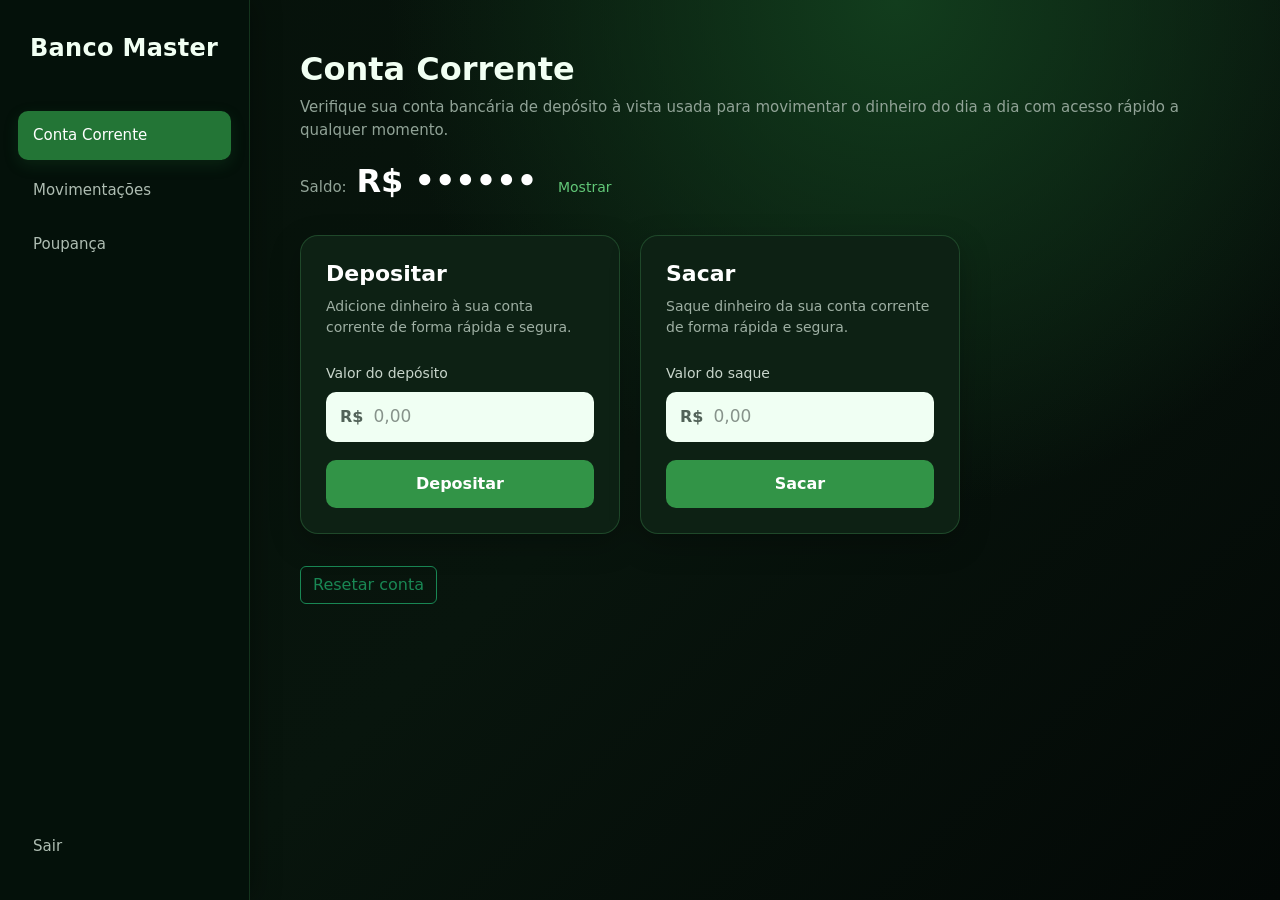
<file: contacorrente.html>
<!DOCTYPE html>
<html lang="pt-br">

<head>
    <meta charset="UTF-8">
    <meta name="viewport" content="width=device-width, initial-scale=1.0">
    <title>Banco Master - Conta Corrente</title>
    <link href="https://cdn.jsdelivr.net/npm/bootstrap@5.3.8/dist/css/bootstrap.min.css" rel="stylesheet"
        integrity="sha384-sRIl4kxILFvY47J16cr9ZwB07vP4J8+LH7qKQnuqkuIAvNWLzeN8tE5YBujZqJLB" crossorigin="anonymous">
    <link rel="stylesheet" href="style.css">
</head>

<body class="fundo">

    <aside class="barra-lateral">

        <div class="logo">
            Banco Master
        </div>

        <nav>
            <a href="contacorrente.html" class="ativo">Conta Corrente</a>
            <a href="movimentacoes.html">Movimentações</a>
            <a href="poupanca.html">Poupança</a>
        </nav>

        <a href="index.html" class="sair">Sair</a>

    </aside>


    <main class="conteudo">

        <h1>Conta Corrente</h1>
        <p>Verifique sua conta bancária de depósito à vista usada para movimentar o dinheiro do dia a dia com acesso
            rápido a qualquer momento.</p>


        <p class="saldo">
            Saldo:
            <span id="valorSaldo" class="oculto">R$ ••••••</span>

            <button id="mostrarSaldo" class="botao-saldo">
                Mostrar
            </button>
        </p>

        <div class="opcoes">
            <div class="card deposito">
                <div class="card-body">
                    <h5 class="card-title">Depositar</h5>
                    <p class="card-text">
                        Adicione dinheiro à sua conta corrente de forma rápida e segura.
                    </p>
                    <label for="valorDeposito">Valor do depósito</label>
                    <div class="campo-valor">
                        <span>R$</span>
                        <input type="text" id="valorDeposito" placeholder="0,00" inputmode="decimal">
                    </div>
                    <button class="btn-depositar" id="btnDepositar">
                        Depositar
                    </button>
                </div>
            </div>

            <div class="card deposito">
                <div class="card-body">
                    <h5 class="card-title">Sacar</h5>
                    <p class="card-text">
                        Saque dinheiro da sua conta corrente de forma rápida e segura.
                    </p>
                    <label for="valorSaque">Valor do saque</label>
                    <div class="campo-valor">
                        <span>R$</span>
                        <input type="text" id="valorSaque" placeholder="0,00" inputmode="decimal">
                    </div>
                    <button class="btn-depositar" id="btnSacar">
                        Sacar
                    </button>
                </div>
            </div>
        </div>

        <h4 id="mensagemErro" class="mensagemErro text-danger mt-2"></h4>

        <button class="btn btn-outline-success mt-4" id="buttonReset">Resetar conta</button>
    </main>


    <script>
        const valorSaldo = document.getElementById("valorSaldo");
        const mostrarSaldo = document.getElementById("mostrarSaldo");
        let saldo = parseFloat(localStorage.getItem("saldo")) || 1621;
        let valorDep = document.getElementById('valorDeposito');
        const btnDepositar = document.getElementById("btnDepositar");
        let valorSaq = document.getElementById('valorSaque');
        const btnSacar = document.getElementById("btnSacar");
        const msgErro = document.getElementById('mensagemErro');
        let movimentacoes = JSON.parse(localStorage.getItem("movimentacoes")) || [];
        const btnReset = document.getElementById('buttonReset');

        btnReset.addEventListener("click", function () {
            localStorage.clear();
            saldo = 1621;
            localStorage.setItem("saldo", saldo);
        });

        btnDepositar.addEventListener("click", function () {

            let valor = valorDep.value.replace(",", ".");
            valor = parseFloat(valor);

            if (isNaN(valor) || valor <= 0) {
                msgErro.textContent = 'Digite um valor válido.';
                valorDep.value = "";
                return;
            } else {
                saldo += valor;
                localStorage.setItem("saldo", saldo);
                console.log("Novo saldo:", saldo);
                valorDep.value = "";
                msgErro.textContent = '';

                movimentacoes.push({
                    tipo: "Depósito",
                    valor: valor,
                    data: new Date().toLocaleDateString("pt-BR")
                });

                localStorage.setItem("movimentacoes", JSON.stringify(movimentacoes));
            }


        });

        btnSacar.addEventListener("click", function () {

            let valor = valorSaq.value.replace(",", ".");
            valor = parseFloat(valor);

            if (isNaN(valor) || valor <= 0) {
                msgErro.textContent = 'Digite um valor válido.';
                valorSaq.value = "";
                return;
            } else {
                if (saldo < valor) {
                    msgErro.textContent = 'Saldo insuficiente!';
                } else {
                    saldo -= valor;
                    localStorage.setItem("saldo", saldo);
                    console.log("Novo saldo:", saldo);
                    valorSaq.value = "";
                    msgErro.textContent = '';

                    movimentacoes.push({
                        tipo: "Saque",
                        valor: valor,
                        data: new Date().toLocaleDateString("pt-BR")
                    });

                    localStorage.setItem("movimentacoes", JSON.stringify(movimentacoes));
                }

            }
        });

        mostrarSaldo.addEventListener("click", function () {

            if (valorSaldo.classList.contains("oculto")) {
                valorSaldo.textContent = "R$ " + saldo;
                valorSaldo.classList.remove("oculto");
                mostrarSaldo.textContent = "Ocultar";
            } else {
                valorSaldo.textContent = "R$ ••••••";
                valorSaldo.classList.add("oculto");
                mostrarSaldo.textContent = "Mostrar";
            }

        });
    </script>
</body>

</html>
</file>
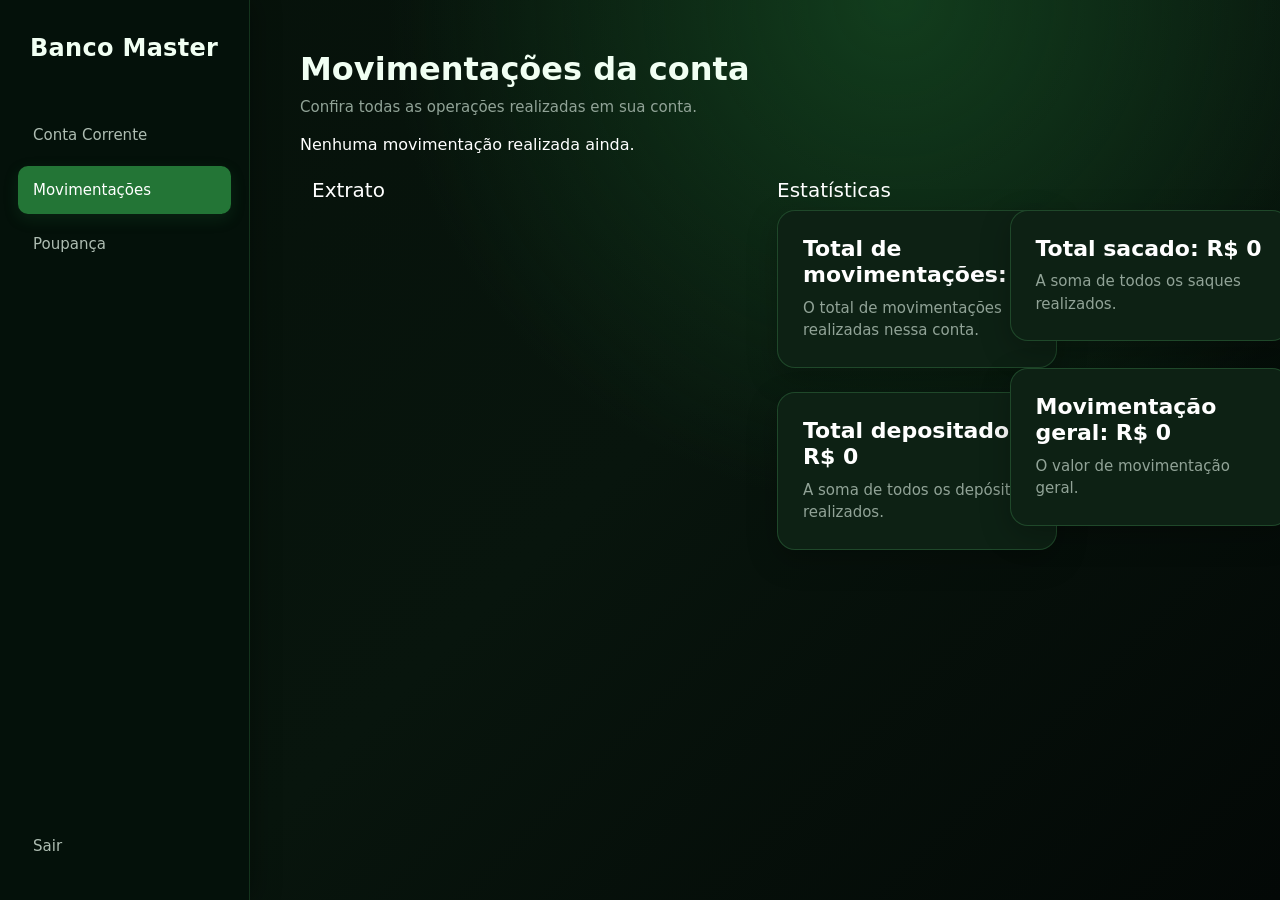
<file: movimentacoes.html>
<!DOCTYPE html>
<html lang="pt-br">

<head>
    <meta charset="UTF-8">
    <meta name="viewport" content="width=device-width, initial-scale=1.0">
    <title>Banco Master - Movimentações da Conta</title>
    <link href="https://cdn.jsdelivr.net/npm/bootstrap@5.3.8/dist/css/bootstrap.min.css" rel="stylesheet"
        integrity="sha384-sRIl4kxILFvY47J16cr9ZwB07vP4J8+LH7qKQnuqkuIAvNWLzeN8tE5YBujZqJLB" crossorigin="anonymous">
    <link rel="stylesheet" href="style.css">
</head>

<body class="fundo">

    <aside class="barra-lateral">

        <div class="logo">
            Banco Master
        </div>

        <nav>
            <a href="contacorrente.html">Conta Corrente</a>
            <a href="movimentacoes.html" class="ativo">Movimentações</a>
            <a href="poupanca.html">Poupança</a>
        </nav>

        <a href="index.html" class="sair">Sair</a>

    </aside>


    <main class="conteudo">

        <h1>Movimentações da conta</h1>
        <p class="subtitulo">Confira todas as operações realizadas em sua conta.</p>
        <h6 id="statusMovimentacao">Nenhuma movimentação realizada ainda.</h6>

        <div class="container">
            <div class="row mt-4">
                <div class="col-6">
                    <h5>Extrato</h5>
                    <div id="listaMovimentacoes" class="lista-movimentacoes">

                    </div>
                </div>
                <div class="col-6">


                    <h5>Estatísticas</h5>

                    <div class="row">
                        <div class="col-sm-6 mb-3 mb-sm-0">
                            <div class="card estatisticas-card">
                                <div class="card-body">
                                    <h5 class="card-title">Total de movimentações: <h7 id="quantidadeMovimentacoes">
                                        </h7>
                                    </h5>
                                    <p class="card-text">O total de movimentações realizadas nessa conta.</p>
                                </div>
                            </div>
                        </div>

                        <div class="col-sm-6">
                            <div class="card estatisticas-card">
                                <div class="card-body">
                                    <h5 class="card-title">Total sacado: R$ <h7 id="totalSaque">
                                        </h7>
                                    </h5>
                                    <p class="card-text">A soma de todos os saques realizados.</p>

                                </div>
                            </div>
                        </div>

                        <div class="col-sm-6 mt-4">
                            <div class="card estatisticas-card">
                                <div class="card-body">
                                    <h5 class="card-title">Total depositado: R$ <h7 id="totalDeposito">
                                        </h7>
                                    </h5>
                                    <p class="card-text">A soma de todos os depósitos realizados.</p>

                                </div>
                            </div>
                        </div>

                        <div class="col-sm-6">
                            <div class="card estatisticas-card">
                                <div class="card-body">
                                    <h5 class="card-title">Movimentação geral: R$ <h7 id="movimentacaoGerais">
                                        </h7>
                                    </h5>
                                    <p class="card-text">O valor de movimentação geral.</p>

                                </div>
                            </div>
                        </div>

                    </div>


                </div>
            </div>
        </div>



    </main>

    <script>

        let movimentacoes = JSON.parse(localStorage.getItem("movimentacoes")) || [];
        const statusMovimentacao = document.getElementById("statusMovimentacao");
        const quantidadeMovimentacoes = document.getElementById("quantidadeMovimentacoes");
        const totalSaque = document.getElementById("totalSaque");
        const totalDeposito = document.getElementById("totalDeposito");
        const movimentacaoGerais = document.getElementById("movimentacaoGerais");
        let quantMovimentacoes = 0;
        let totalDepositos = 0;
        let totalSaques = 0;

        if (movimentacoes.length > 0) {
            statusMovimentacao.innerText = '';
        }

        const lista = document.getElementById("listaMovimentacoes");

        movimentacoes.forEach(function (movimentacao) {

            if (movimentacao.tipo === "Depósito") {
                totalDepositos += movimentacao.valor;
            }

        });

        movimentacoes.forEach(function (movimentacao) {

            if (movimentacao.tipo === "Saque") {
                totalSaques += movimentacao.valor;
            }

        });

        movimentacoes.forEach(function (movimentacao) {
            quantMovimentacoes += 1;

            lista.innerHTML += `
            <div class="objetos-lista-movimentacoes">
                <strong>${movimentacao.tipo}</strong>
                <span>${movimentacao.data}</span>
                <span>R$ ${movimentacao.valor.toFixed(2).replace(".", ",")}</span>
            </div>
        `;

        });

        quantidadeMovimentacoes.innerText = quantMovimentacoes;
        totalSaque.innerText = totalSaques;
        totalDeposito.innerText = totalDepositos;
        let movimentacaoGeral = totalDepositos - totalSaques;
        movimentacaoGerais.innerText = movimentacaoGeral;

    </script>
</body>

</html>
</file>
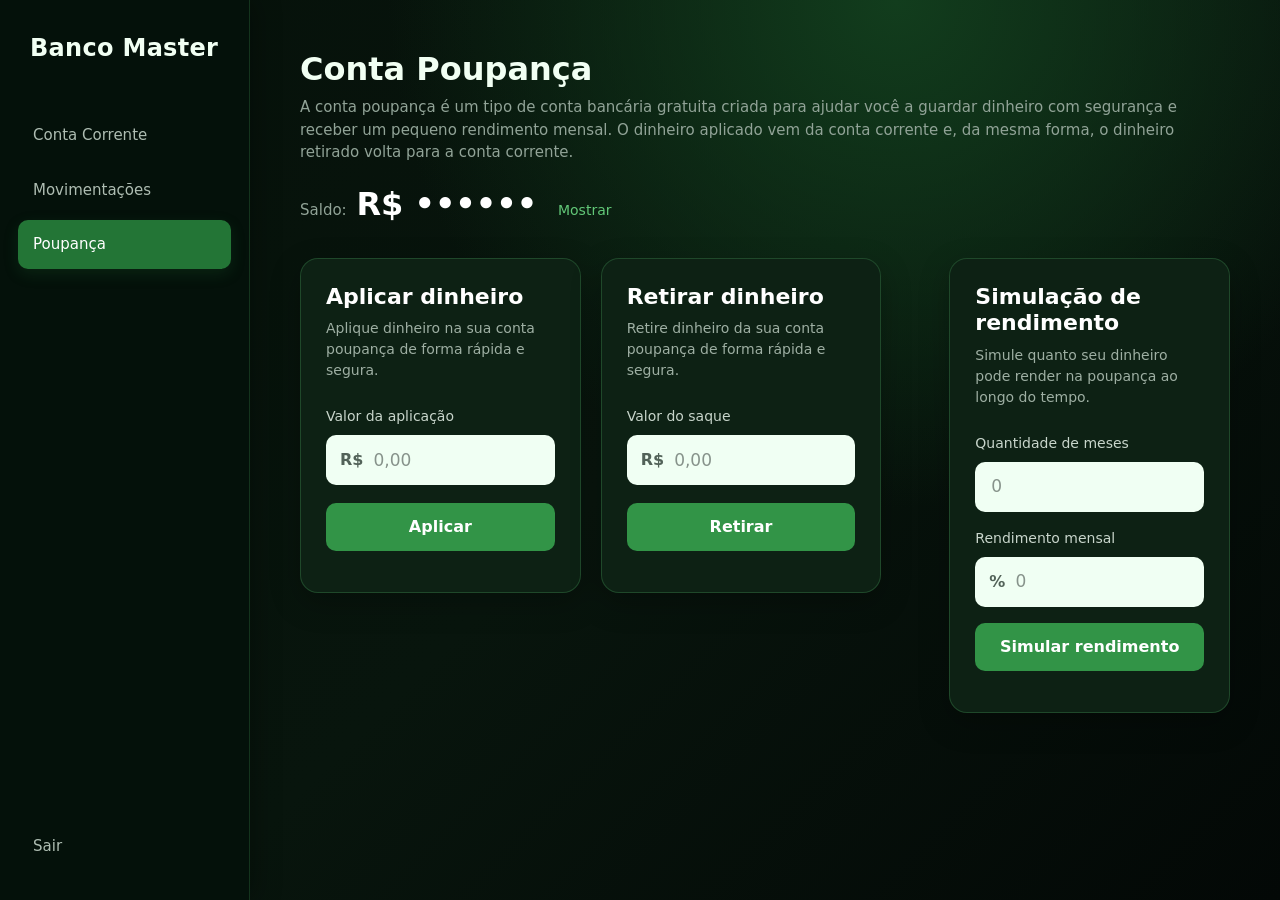
<file: poupanca.html>
<!DOCTYPE html>
<html lang="pt-br">

<head>
    <meta charset="UTF-8">
    <meta name="viewport" content="width=device-width, initial-scale=1.0">
    <title>Banco Master - Conta Poupança</title>
    <link href="https://cdn.jsdelivr.net/npm/bootstrap@5.3.8/dist/css/bootstrap.min.css" rel="stylesheet">
    <link rel="stylesheet" href="style.css">
</head>

<body class="fundo">

    <aside class="barra-lateral">

        <div class="logo">
            Banco Master
        </div>

        <nav>
            <a href="contacorrente.html">Conta Corrente</a>
            <a href="movimentacoes.html">Movimentações</a>
            <a href="poupanca.html" class="ativo">Poupança</a>
        </nav>

        <a href="index.html" class="sair">Sair</a>

    </aside>

    <main class="conteudo">

        <h1>Conta Poupança</h1>

        <p>
            A conta poupança é um tipo de conta bancária gratuita criada para ajudar
            você a guardar dinheiro com segurança e receber um pequeno rendimento
            mensal. O dinheiro aplicado vem da conta corrente e, da mesma forma,
            o dinheiro retirado volta para a conta corrente.
        </p>

        <p class="saldo">
            Saldo:
            <span id="valorSaldo" class="oculto">R$ ••••••</span>

            <button id="mostrarSaldo" class="botao-saldo">
                Mostrar
            </button>
        </p>

        <div class="opcoes">
            <div class="card deposito">
                <div class="card-body">
                    <h5 class="card-title">
                        Aplicar dinheiro
                    </h5>
                    <p class="card-text">
                        Aplique dinheiro na sua conta poupança de forma rápida e segura.
                    </p>
                    <label for="valorAplicacao">
                        Valor da aplicação
                    </label>
                    <div class="campo-valor">
                        <span>R$</span>
                        <input type="text" id="valorAplicacao" placeholder="0,00" inputmode="decimal">
                    </div>
                    <button class="btn-depositar" id="btnAplicar">
                        Aplicar
                    </button>
                    <h6 id="msgAplicar" class="msg mt-3"></h6>
                </div>
            </div>

            <div class="card deposito">
                <div class="card-body">
                    <h5 class="card-title">
                        Retirar dinheiro
                    </h5>
                    <p class="card-text">
                        Retire dinheiro da sua conta poupança de forma rápida e segura.
                    </p>
                    <label for="valorSaque">
                        Valor do saque
                    </label>
                    <div class="campo-valor">
                        <span>R$</span>
                        <input type="text" id="valorSaque" placeholder="0,00" inputmode="decimal">
                    </div>
                    <button class="btn-depositar" id="btnSacar">
                        Retirar
                    </button>
                    <h6 id="msgSacar" class="msg mt-3"></h6>
                </div>
            </div>

            <div class="card simulacao ms-5">
                <div class="card-body">
                    <h5 class="card-title">
                        Simulação de rendimento
                    </h5>
                    <p class="card-text">
                        Simule quanto seu dinheiro pode render na poupança ao longo do tempo.
                    </p>
                    <label for="quantidadeMeses">
                        Quantidade de meses
                    </label>
                    <div class="campo-valor">
                        <input type="text" id="quantidadeMeses" placeholder="0" inputmode="numeric">
                    </div>
                    <label for="porcentagemMensal" class="mt-3">
                        Rendimento mensal
                    </label>
                    <div class="campo-valor">
                        <span>%</span>
                        <input type="text" id="porcentagemMensal" placeholder="0" inputmode="decimal">
                    </div>
                    <button class="btn-depositar mt-3" id="btnSimular">
                        Simular rendimento
                    </button>
                    <h6 id="msgSimulacao" class="msg mt-3"></h6>
                </div>
            </div>
        </div>



    </main>

    <script>
        
        let saldo = localStorage.getItem("saldo");

        if (saldo === null) {
            saldo = 1500;
        } else {
            saldo = Number(saldo);
        }

        let saldoPoupanca = localStorage.getItem("poupanca");

        if (saldoPoupanca === null) {
            saldoPoupanca = 500;
        } else {
            saldoPoupanca = Number(saldoPoupanca);
        }

        let movimentacoes = JSON.parse(localStorage.getItem("movimentacoes")) || [];
        const valorSaldo = document.getElementById("valorSaldo");
        const mostrarSaldo = document.getElementById("mostrarSaldo");
        const valorAplicacao = document.getElementById("valorAplicacao");
        const btnAplicar = document.getElementById("btnAplicar");
        const msgAplicar = document.getElementById("msgAplicar");
        const valorSaque = document.getElementById("valorSaque");
        const btnSacar = document.getElementById("btnSacar");
        const msgSacar = document.getElementById("msgSacar");
        const quantidadeMeses = document.getElementById("quantidadeMeses");
        const porcentagemMensal = document.getElementById("porcentagemMensal");
        const btnSimular = document.getElementById("btnSimular");
        const msgSimulacao = document.getElementById("msgSimulacao");


        btnAplicar.addEventListener("click", function () {
            let valor = parseFloat(valorAplicacao.value.replace(",", "."));
            msgAplicar.textContent = "";
            if (isNaN(valor) || valor <= 0) {
                msgAplicar.textContent = "Digite um valor válido.";
                msgAplicar.style.color = "#e88b8b";
                return;
            }
            if (saldo < valor) {
                msgAplicar.textContent = "Saldo insuficiente na conta corrente.";
                msgAplicar.style.color = "#e88b8b";
                return;
            }
            saldo -= valor;
            saldoPoupanca += valor;
            localStorage.setItem("saldo", saldo);
            localStorage.setItem("poupanca", saldoPoupanca);
            movimentacoes.push({
                tipo: "Aplicação na poupança",
                valor: valor,
                data: new Date().toLocaleDateString("pt-BR")
            });
            localStorage.setItem("movimentacoes", JSON.stringify(movimentacoes));
            valorAplicacao.value = "";
            valorSaldo.textContent = "R$ ••••••";
            valorSaldo.classList.add("oculto");
            mostrarSaldo.textContent = "Mostrar";
            msgAplicar.textContent = "Dinheiro aplicado com sucesso!";
            msgAplicar.style.color = "#62c878";
        });


        btnSacar.addEventListener("click", function () {
            let valor = parseFloat(valorSaque.value.replace(",", "."));
            msgSacar.textContent = "";
            if (isNaN(valor) || valor <= 0) {
                msgSacar.textContent = "Digite um valor válido.";
                msgSacar.style.color = "#e88b8b";
                return;
            }
            if (saldoPoupanca < valor) {
                msgSacar.textContent = "Saldo insuficiente na poupança.";
                msgSacar.style.color = "#e88b8b";
                return;
            }
            saldoPoupanca -= valor;
            saldo += valor;
            localStorage.setItem("poupanca", saldoPoupanca);
            localStorage.setItem("saldo", saldo);
            movimentacoes.push({
                tipo: "Retirada da poupança",
                valor: valor,
                data: new Date().toLocaleDateString("pt-BR")
            });
            localStorage.setItem("movimentacoes", JSON.stringify(movimentacoes));
            valorSaque.value = "";
            valorSaldo.textContent = "R$ ••••••";
            valorSaldo.classList.add("oculto");
            mostrarSaldo.textContent = "Mostrar";
            msgSacar.textContent = "Dinheiro retirado com sucesso!";
            msgSacar.style.color = "#62c878";
        });


        mostrarSaldo.addEventListener("click", function () {
            if (valorSaldo.classList.contains("oculto")) {
                valorSaldo.textContent = "R$ " + saldoPoupanca.toFixed(2).replace(".", ",");
                valorSaldo.classList.remove("oculto");
                mostrarSaldo.textContent = "Ocultar";
            } else {
                valorSaldo.textContent = "R$ ••••••";
                valorSaldo.classList.add("oculto");
                mostrarSaldo.textContent = "Mostrar";
            }
        });


        btnSimular.addEventListener("click", function () {
            let meses = parseInt(quantidadeMeses.value);
            let porcentagem = parseFloat(porcentagemMensal.value.replace(",", "."));
            msgSimulacao.textContent = "";
            if (isNaN(meses) || meses <= 0) {
                msgSimulacao.textContent = "Digite uma quantidade de meses válida.";
                msgSimulacao.style.color = "#e88b8b";
                return;
            }
            if (isNaN(porcentagem) || porcentagem <= 0) {
                msgSimulacao.textContent = "Digite uma porcentagem mensal válida.";
                msgSimulacao.style.color = "#e88b8b";
                return;
            }
            let taxa = porcentagem / 100;
            let valorFinal = saldoPoupanca * Math.pow(1 + taxa, meses);
            let rendimento = valorFinal - saldoPoupanca;
            msgSimulacao.innerHTML =
                "Saldo atual: R$ " + saldoPoupanca.toFixed(2).replace(".", ",") +
                "<br>Período: " + meses + " meses" +
                "<br>Taxa mensal: " + porcentagem.toFixed(2).replace(".", ",") + "%" +
                "<br>Rendimento estimado: R$ " + rendimento.toFixed(2).replace(".", ",") +
                "<br><strong>Valor final: R$ " + valorFinal.toFixed(2).replace(".", ",") + "</strong>";
            msgSimulacao.style.color = "#62c878";
        });
    </script>
</body>

</html>
</file>
<file: style.css>
html,
body {
    min-height: 100%;
}

body.fundo {
    min-height: 100vh;
    margin: 0;

    background:
        radial-gradient(
            circle at 70% 0%,
            #123d1d 0%,
            transparent 40%
        ),
        linear-gradient(
            135deg,
            #06110a 0%,
            #08150d 50%,
            #030806 100%
        );

    color: white;
}

.barra-lateral {
    position: fixed;

    top: 0;
    left: 0;

    width: 250px;
    height: 100vh;

    box-sizing: border-box;

    padding: 30px 18px;

    background: rgba(5, 18, 11, 0.97);

    border-right: 1px solid rgba(84, 189, 107, 0.2);

    box-shadow: 5px 0 25px rgba(0, 0, 0, 0.3);

    display: flex;
    flex-direction: column;
}


.logo {
    color: #f1fff3;

    font-size: 24px;
    font-weight: 600;

    letter-spacing: 0.3px;

    padding: 0 12px;

    margin-bottom: 45px;
}




.barra-lateral nav {
    display: flex;

    flex-direction: column;

    gap: 6px;
}

.saldo {
    color: #a9bdb0;
    font-size: 16px;
}

.saldo span {
    color: white;
    font-size: 32px;
    font-weight: 700;
    margin-left: 5px;
}

.botao-saldo {
    margin-left: 10px;

    background: none;
    border: none;

    color: #62c878;
    font-size: 14px;
    cursor: pointer;
}

.botao-saldo:hover {
    color: #86d894;
}

.barra-lateral nav a {
    display: block;

    padding: 13px 15px;

    border-radius: 10px;

    color: #aebdb2;

    text-decoration: none;

    font-size: 15px;

    transition:
        background-color 0.2s ease,
        color 0.2s ease,
        transform 0.2s ease;
}

.barra-lateral nav a:hover {
    background-color: rgba(63, 166, 83, 0.12);

    color: #ffffff;

    transform: translateX(3px);
}



.barra-lateral nav a.ativo {
    background: #237536;

    color: white;

    box-shadow:
        0 5px 15px rgba(35, 117, 54, 0.2);
}

.barra-lateral nav a.ativo:hover {
    background: #2b8741;

    transform: translateX(3px);
}



.sair {
    margin-top: auto;

    padding: 13px 15px;

    border-radius: 10px;

    color: #aebdb2;

    text-decoration: none;

    font-size: 15px;

    transition:
        background-color 0.2s ease,
        color 0.2s ease;
}

.sair:hover {
    background-color: rgba(190, 60, 60, 0.12);

    color: #e88b8b;
}


.conteudo {
    min-height: 100vh;

    margin-left: 250px;

    box-sizing: border-box;

    padding: 50px;
}


.conteudo h1 {
    margin: 0;

    font-size: 32px;

    font-weight: 600;

    color: #f1fff3;
}

.conteudo p {
    margin-top: 8px;

    color: #91a397;

    font-size: 15px;
}

@media (max-width: 700px) {

    .barra-lateral {
        width: 210px;

        padding: 25px 12px;
    }

    .logo {
        font-size: 20px;

        margin-bottom: 35px;
    }

    .conteudo {
        margin-left: 210px;

        padding: 30px;
    }

    .conteudo h1 {
        font-size: 27px;
    }
}

.opcoes {
    display: flex;
    gap: 20px;
    margin-top: 30px;
    align-items: flex-start;
}

.deposito {
    width: 320px;
    background: #0d2114;
    color: white;

    border: 1px solid rgba(84, 189, 107, 0.25);
    border-radius: 18px;

    box-shadow: 0 10px 30px rgba(0, 0, 0, 0.25);
}

.simulacao {
    width: 320px;
    background: #0d2114;
    color: white;

    border: 1px solid rgba(84, 189, 107, 0.25);
    border-radius: 18px;

    box-shadow: 0 10px 30px rgba(0, 0, 0, 0.25);
}

.simulacao .card-body {
    padding: 25px;
}

.estatisticas-card {
    width: 280px;
    background: #0d2114;
    color: white;

    border: 1px solid rgba(84, 189, 107, 0.25);
    border-radius: 18px;

    box-shadow: 0 10px 30px rgba(0, 0, 0, 0.25);
}

.deposito .card-body {
    padding: 25px;
}

.estatisticas-card .card-body {
    padding: 25px;
}

.deposito .card-title {
    font-size: 22px;
    font-weight: 600;
    margin-bottom: 8px;
}

.simulacao .card-title {
    font-size: 22px;
    font-weight: 600;
    margin-bottom: 8px;
}

.estatisticas-card .card-title {
    font-size: 22px;
    font-weight: 600;
    margin-bottom: 8px;
}

.deposito .card-text {
    color: #9eafa3;
    font-size: 14px;
    line-height: 1.5;
    margin-bottom: 25px;
}

.simulacao .card-text {
    color: #9eafa3;
    font-size: 14px;
    line-height: 1.5;
    margin-bottom: 25px;
}

.simulacao label {
    display: block;
    color: #c8d5cb;
    font-size: 14px;
    margin-bottom: 8px;
}


.deposito label {
    display: block;
    color: #c8d5cb;
    font-size: 14px;
    margin-bottom: 8px;
}

.estatisticas-card label {
    display: block;
    color: #c8d5cb;
    font-size: 14px;
    margin-bottom: 8px;
}

.campo-valor {
    display: flex;
    align-items: center;

    background: #f0fff3;
    border-radius: 10px;

    padding: 0 14px;
    height: 50px;
}

.campo-valor span {
    color: #526258;
    font-weight: 600;
    margin-right: 8px;
}

.campo-valor input {
    width: 100%;

    border: none;
    outline: none;

    background: transparent;

    color: #142019;
    font-size: 17px;
}

.mensagemErro{
    font-size: 20px;
}

.campo-valor input::placeholder {
    color: #87938b;
}

.lista-movimentacoes {
    display: flex;
    flex-direction: column;

    gap: 10px;

    max-width: 850px;
}

.objetos-lista-movimentacoes{
    width: 100%;
    padding: 12px;
    margin-top: 8px;
    border-radius: 11px;
    background: linear-gradient(
        135deg,
        #0f3015,
        #081b0c
    );
    border: none;
    color: white;
    font-weight: 600;
    font-size: 15px;
    border: solid 1px lightgreen;
    transition:
        transform 0.2s ease,
        box-shadow 0.2s ease,
        filter 0.2s ease;
}


.btn-depositar {
    width: 100%;

    margin-top: 18px;
    padding: 12px;

    border: none;
    border-radius: 10px;

    background: #329447;
    color: white;

    font-weight: 600;

    transition: 0.2s;
}

.btn-depositar:hover {
    background: #3eaa54;
}
</file>
